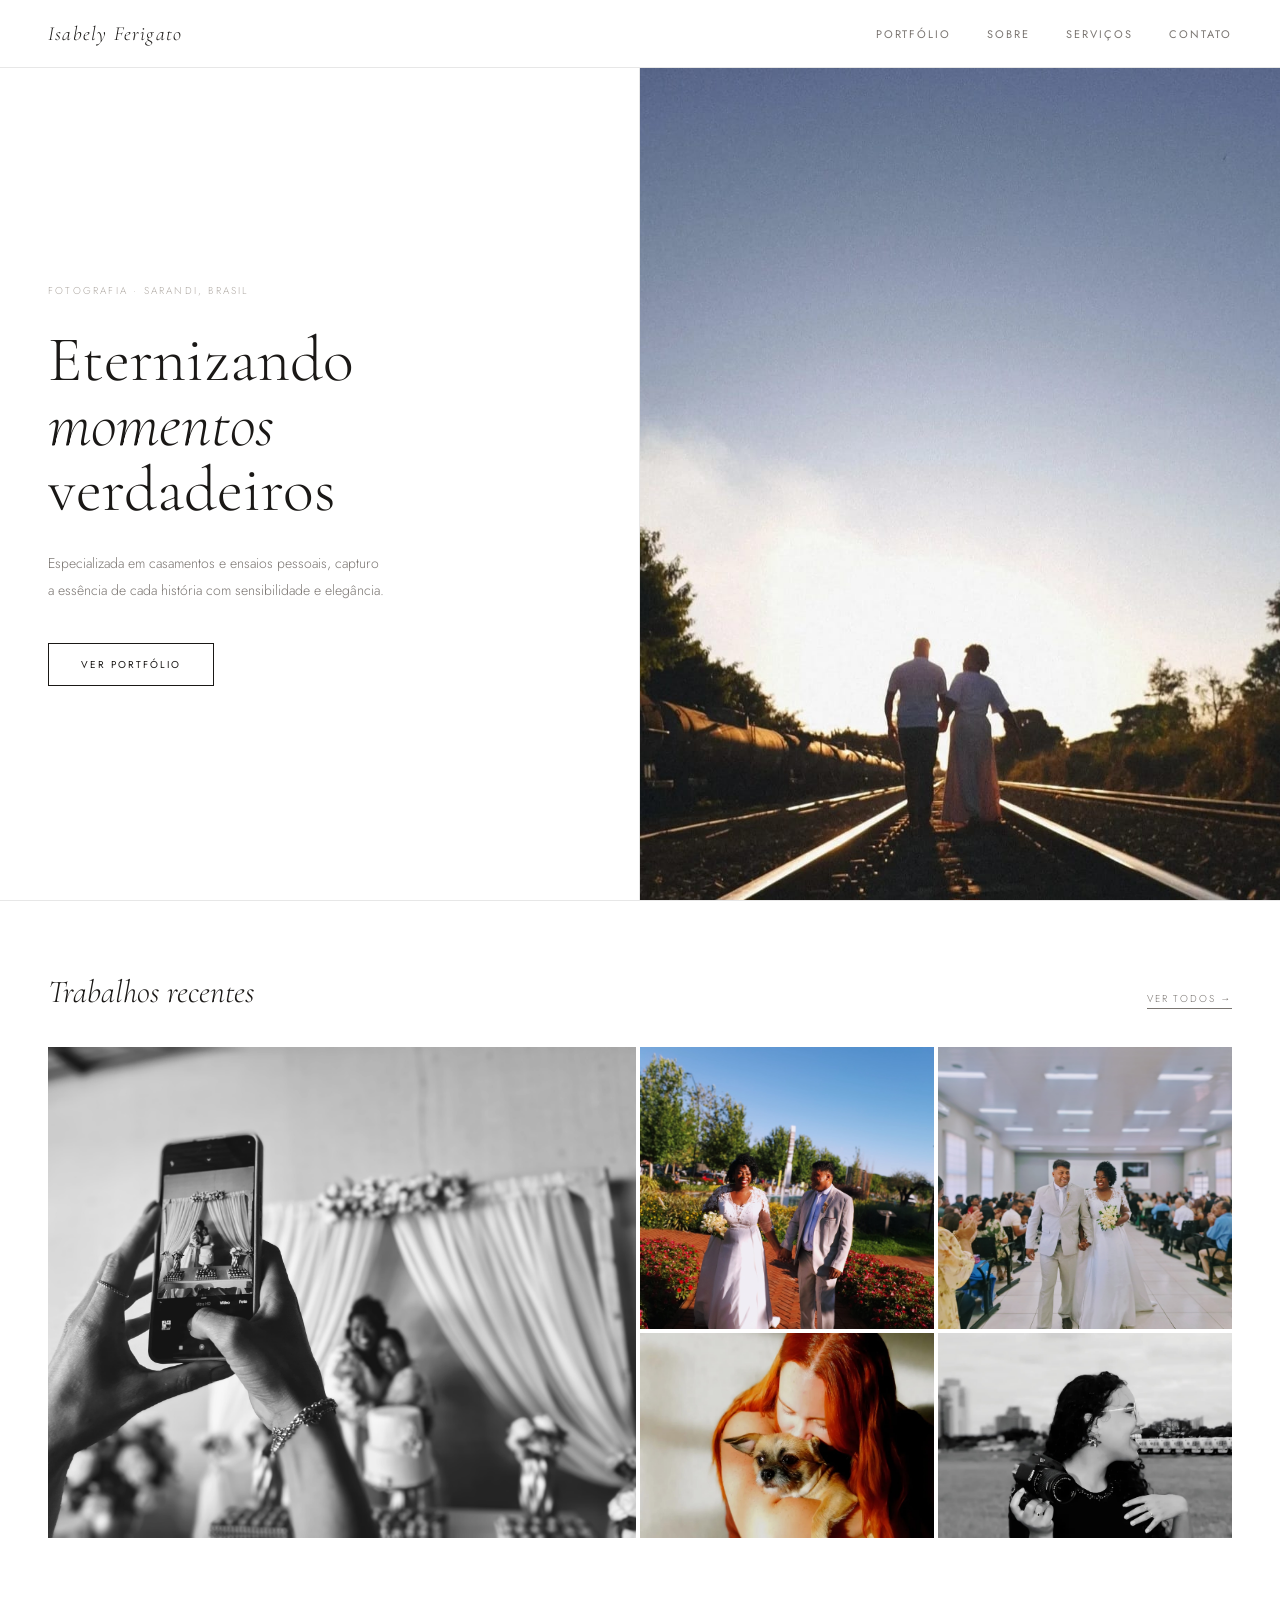
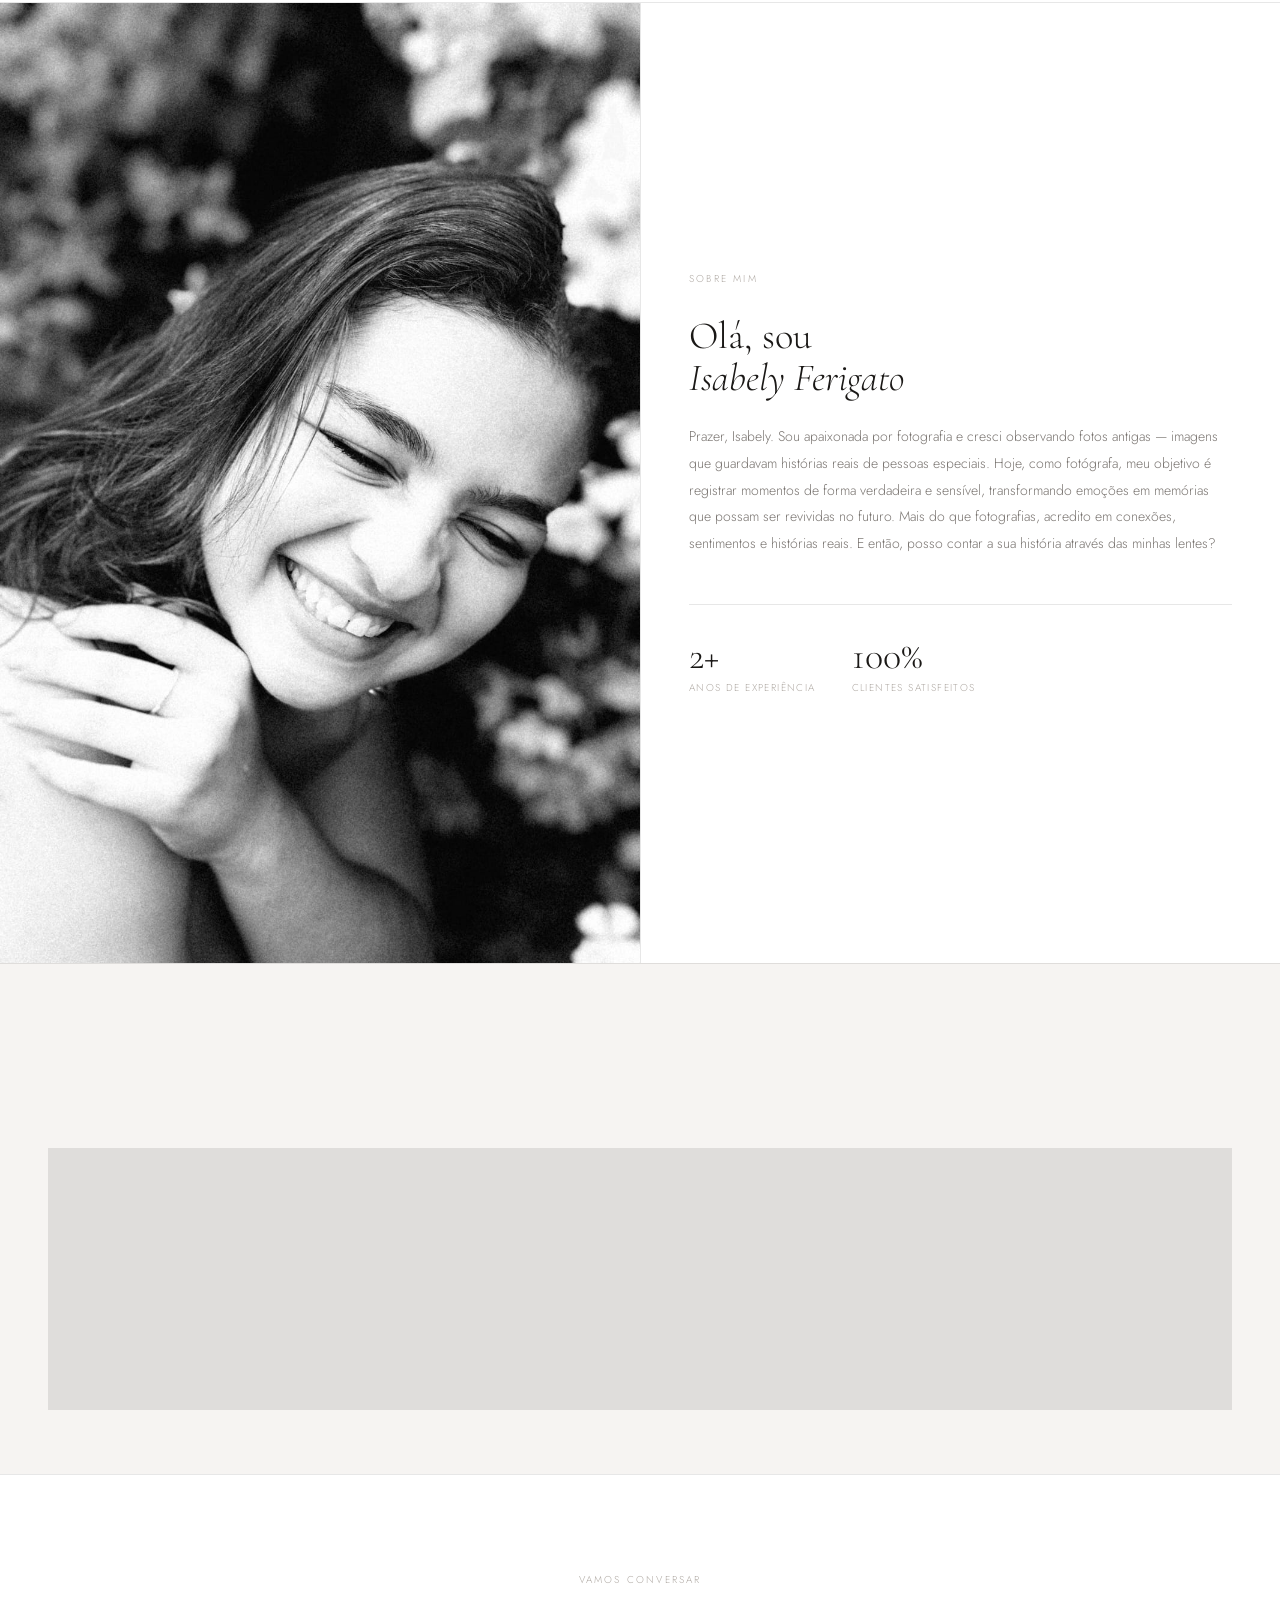
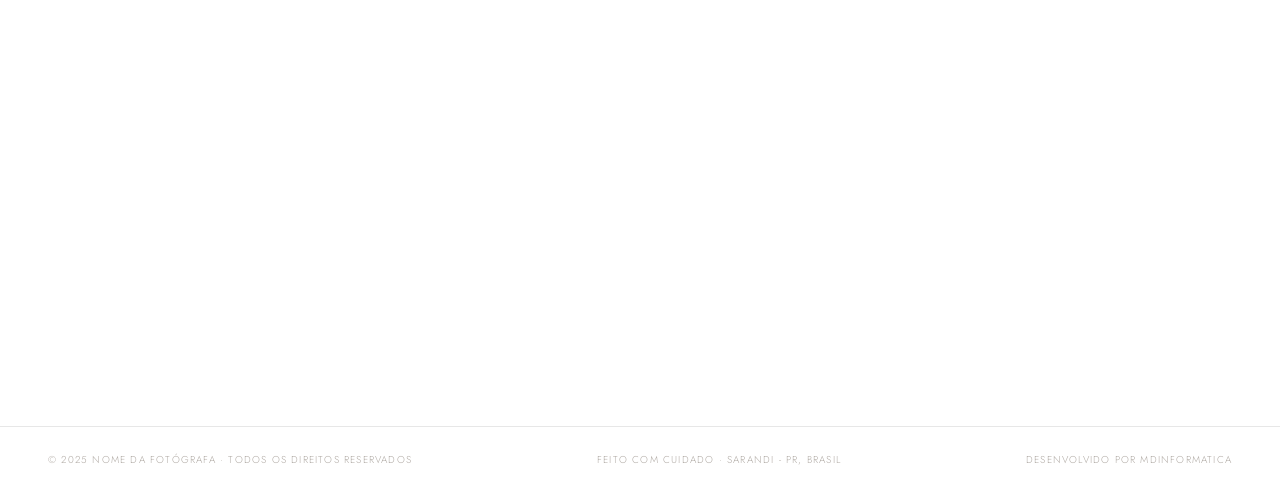
<file: index.html>
<!doctype html>
<html lang="pt">
  <head>
    <meta charset="utf-8" />
    <meta
      name="viewport"
      content="width=device-width, initial-scale=1, minimum-scale=1"
    />
    <meta
      name="description"
      content="fotógrafa de casamentos e ensaios em Sarandi - PR"
    />
    <title>Isabely Ferigato</title>
    <link rel="stylesheet" href="style.css" />
  </head>
  <body>
    <!-- ========== NAVEGAÇÃO ========== -->
    <nav>
      <a href="#" class="nav-logo">Isabely Ferigato</a>

      <button class="nav-toggle" aria-label="abrir menu">
        <span></span><span></span><span></span>
      </button>

      <ul class="nav-links">
        <li><a href="#galeria">Portfólio</a></li>
        <li><a href="#sobre">Sobre</a></li>
        <li><a href="#servicos">Serviços</a></li>
        <li><a href="#contato">Contato</a></li>
      </ul>
    </nav>

    <!-- ========== HERO ========== -->
    <section id="hero">
      <div class="hero-left reveal">
        <span class="eyebrow">Fotografia · Sarandi, Brasil</span>
        <h1 class="hero-title">
          Eternizando<br /><em>momentos</em><br />verdadeiros
        </h1>
        <p class="hero-desc">
          Especializada em casamentos e ensaios pessoais, capturo a essência de
          cada história com sensibilidade e elegância.
        </p>
        <a href="#galeria" class="btn-primary">Ver Portfólio</a>
      </div>

      <div class="hero-right">
        <!--
        COMO USAR:
        Substitua o .placeholder pela sua foto principal:
        <img src="sua-foto.jpg" alt="descrição" />
      -->
        <img src="img/casamento6.jpeg" alt="Foto destaque principal" />
      </div>
    </section>

    <!-- ========== GALERIA ========== -->
    <section id="galeria">
      <div class="section-head reveal">
        <h2>Trabalhos recentes</h2>
        <a href="galeria.html">Ver todos →</a>
      </div>

      <div class="gallery-grid">
        <!--
        COMO USAR:
        Dentro de cada .g-item, substitua o .placeholder por:
        <img src="foto.jpg" alt="descrição" />
      -->
        <div class="g-item reveal">
          <img src="img/casamento.jpeg" alt="Foto 1" />
        </div>
        <div class="g-item reveal">
          <img src="img/casamento1.jpeg" alt="Foto 2" />
        </div>
        <div class="g-item reveal">
          <img src="img/casamento2.jpeg" alt="Foto 3" />
        </div>
        <div class="g-item reveal">
          <img src="img/retrato1.jpeg" alt="Foto 4" />
        </div>
        <div class="g-item reveal">
          <img src="img/retrato2.jpeg" alt="Foto 5" />
        </div>
      </div>
    </section>

    <!-- ========== SOBRE ========== -->
    <section id="sobre">
      <div class="sobre-img">
        <!--
        Substitua por:
        <img src="foto-sua.jpg" alt="nome da fotógrafa" />
      -->
        <img src="img/myfoto.jpeg" alt="Foto da fotógrafa" />
      </div>

      <div class="sobre-texto reveal">
        <span class="eyebrow">Sobre mim</span>
        <h2>Olá, sou<br /><em>Isabely Ferigato</em></h2>
        <p>
          Prazer, Isabely. Sou apaixonada por fotografia e cresci observando
          fotos antigas — imagens que guardavam histórias reais de pessoas
          especiais. Hoje, como fotógrafa, meu objetivo é registrar momentos de
          forma verdadeira e sensível, transformando emoções em memórias que
          possam ser revividas no futuro. Mais do que fotografias, acredito em
          conexões, sentimentos e histórias reais. E então, posso contar a sua
          história através das minhas lentes?
        </p>
        <div class="sobre-stats">
          <div>
            <span class="stat-num">2+</span>
            <span class="stat-label">Anos de experiência</span>
          </div>
          <div>
            <span class="stat-num">100%</span>
            <span class="stat-label">Clientes satisfeitos</span>
          </div>
        </div>
      </div>
    </section>

    <!-- ========== SERVIÇOS ========== -->
    <section id="servicos">
      <span class="eyebrow reveal">O que ofereço</span>
      <h2 class="reveal">Serviços</h2>

      <div class="servicos-grid">
        <div class="servico-card reveal">
          <svg class="servico-icon" viewBox="0 0 24 24" aria-hidden="true">
            <path
              d="M12 21.593c-5.63-5.539-11-10.297-11-14.402 0-3.791 3.068-5.191 5.281-5.191 1.312 0 4.151.501 5.719 4.457 1.59-3.968 4.464-4.447 5.726-4.447 2.54 0 5.274 1.621 5.274 5.181 0 4.069-5.136 8.625-11 14.402z"
            />
          </svg>
          <h3>Casamentos</h3>
          <p>
            Cobertura completa do seu dia especial, do making of à festa, com
            todo o cuidado e emoção que o momento merece.
          </p>
        </div>
        <div class="servico-card reveal">
          <svg class="servico-icon" viewBox="0 0 24 24" aria-hidden="true">
            <circle cx="12" cy="8" r="4" />
            <path d="M4 20c0-4 3.6-7 8-7s8 3 8 7" />
          </svg>
          <h3>Ensaios pessoais</h3>
          <p>
            Sessões para casais e individuais em locações únicas.
            Momentos espontâneos e cheios de vida.
          </p>
        </div>
        <div class="servico-card reveal">
          <svg class="servico-icon" viewBox="0 0 24 24" aria-hidden="true">
            <circle cx="12" cy="12" r="10" />
            <path d="M8 14s1.5 2 4 2 4-2 4-2" />
            <line x1="9" y1="9" x2="9.01" y2="9" />
            <line x1="15" y1="9" x2="15.01" y2="9" />
          </svg>
          <h3>Ensaios de Família</h3>
          <p>
            Fotografia documental e natural em família. Capturando quem realmente são, no
            seu ambiente e do seu jeito.
          </p>
        </div>
      </div>
    </section>

    <!-- ========== CONTATO ========== -->
    <section id="contato">
      <div class="contato-inner">
        <span class="eyebrow">Vamos conversar</span>
        <h2 class="reveal">Sua história<br /><em>me inspira</em></h2>
        <p class="reveal">
          Disponibilidade limitada — agende com antecedência. Me conte um pouco
          sobre o que você tem em mente.
        </p>
        <a
          href="https://wa.me/5544991222118?text=Ol%C3%A1%2C%20gostaria%20de%20realizar%20um%20or%C3%A7amento!"
          target="_blank"
          rel="noopener noreferrer"
          class="btn-primary reveal"
          >Solicitar Orçamento</a
        >
        <a href="mailto:porisabelyferigato@email.com" class="contato-email reveal"
          >porisabelyferigato@email.com.br</a
        >
        <div class="socials reveal">
          <a
            href="https://instagram.com/porisabelyferigato"
            target="_blank"
            rel="noopener noreferrer"
            >Instagram</a
          >
          <a
            href="https://wa.me/5544991222118"
            target="_blank"
            rel="noopener noreferrer"
            >WhatsApp</a
          >
        </div>
      </div>
    </section>

    <!-- ========== FOOTER ========== -->
    <footer>
      <p>© 2025 Nome da Fotógrafa · Todos os direitos reservados</p>
      <p>Feito com cuidado · Sarandi - PR, Brasil</p>
      <p>Desenvolvido por MDinformatica</p>
    </footer>

    <!-- ========== LIGHTBOX ========== -->
    <div
      id="lightbox"
      role="dialog"
      aria-modal="true"
      aria-label="visualizar foto"
    >
      <button id="lightbox-close" aria-label="fechar">×</button>
      <div id="lightbox-inner">
        <div
          style="
            background: #f0eeec;
            aspect-ratio: 3/4;
            display: flex;
            align-items: center;
            justify-content: center;
          "
        >
          <p
            style="
              font-family: &quot;Cormorant Garamond&quot;, serif;
              font-style: italic;
              color: #b0aaa4;
              font-size: 15px;
            "
          >
            foto ampliada aparece aqui
          </p>
        </div>
        <p>Título do ensaio ou casamento</p>
      </div>
    </div>

    <script src="script.js"></script>
  </body>
</html>
</file>
<file: style.css>
/* ============================================
   MODELO ELEGANTE — style.css
   Fotógrafa · editorial minimalista
   ============================================ */

@import url('https://fonts.googleapis.com/css2?family=Cormorant+Garamond:ital,wght@0,300;0,400;1,300;1,400&family=Jost:wght@300;400&display=swap');

/* --- RESET & BASE --- */
*, *::before, *::after { margin: 0; padding: 0; box-sizing: border-box; }

:root {
  --bg:         #ffffff;
  --bg-soft:    #f6f4f2;
  --text:       #1a1816;
  --text-mid:   #7a7571;
  --text-light: #b0aaa4;
  --border:     rgba(26,24,22,0.1);
  --serif:      'Cormorant Garamond', Georgia, serif;
  --sans:       'Jost', sans-serif;
}

html { scroll-behavior: smooth; }

body {
  background: var(--bg);
  color: var(--text);
  font-family: var(--sans);
  font-weight: 300;
  font-size: 15px;
  line-height: 1.7;
  -webkit-font-smoothing: antialiased;
}

a { color: inherit; text-decoration: none; }
img { display: block; width: 100%; height: 100%; object-fit: cover; }

/* --- REVEAL --- */
.reveal {
  opacity: 0;
  transform: translateY(24px);
  transition: opacity 0.7s ease, transform 0.7s ease;
}
.reveal.visible { opacity: 1; transform: translateY(0); }

/* --- NAV --- */
nav {
  position: sticky; top: 0;
  z-index: 100;
  background: var(--bg);
  display: flex;
  justify-content: space-between;
  align-items: center;
  padding: 0 48px;
  height: 68px;
  border-bottom: 0.5px solid var(--border);
  transition: box-shadow 0.3s;
}
nav.scrolled { box-shadow: 0 2px 24px rgba(0,0,0,0.05); }

.nav-logo {
  font-family: var(--serif);
  font-size: 20px;
  font-weight: 300;
  font-style: italic;
  letter-spacing: 0.06em;
}

.nav-links {
  display: flex;
  gap: 36px;
  list-style: none;
}
.nav-links a {
  font-size: 11px;
  font-weight: 400;
  letter-spacing: 0.18em;
  text-transform: uppercase;
  color: var(--text-mid);
  transition: color 0.2s;
  position: relative;
  padding-bottom: 2px;
}
.nav-links a::after {
  content: '';
  position: absolute;
  bottom: 0; left: 0;
  width: 0; height: 0.5px;
  background: var(--text);
  transition: width 0.25s;
}
.nav-links a:hover { color: var(--text); }
.nav-links a:hover::after { width: 100%; }

.nav-toggle {
  display: none;
  flex-direction: column;
  justify-content: center;
  gap: 5px;
  cursor: pointer;
  background: none;
  border: none;
  padding: 12px 8px;
  min-height: 44px;
  min-width: 44px;
}
.nav-toggle span { display: block; width: 22px; height: 0.5px; background: var(--text); }

/* --- HERO --- */
#hero {
  display: grid;
  grid-template-columns: 1fr 1fr;
  min-height: calc(100vh - 68px);
}

.hero-left {
  display: flex;
  flex-direction: column;
  justify-content: center;
  padding: 60px 48px;
  border-right: 0.5px solid var(--border);
}

.eyebrow {
  font-size: 10px;
  letter-spacing: 0.22em;
  text-transform: uppercase;
  color: var(--text-light);
  margin-bottom: 28px;
  display: block;
}

.hero-title {
  font-family: var(--serif);
  font-size: clamp(48px, 5vw, 72px);
  font-weight: 300;
  line-height: 1.02;
  margin-bottom: 28px;
}
.hero-title em { font-style: italic; }

.hero-desc {
  font-size: 14px;
  color: var(--text-mid);
  max-width: 340px;
  line-height: 1.9;
  margin-bottom: 40px;
}

.btn-primary {
  display: inline-block;
  padding: 12px 32px;
  border: 0.5px solid var(--text);
  font-size: 10px;
  font-weight: 400;
  letter-spacing: 0.2em;
  text-transform: uppercase;
  color: var(--text);
  background: transparent;
  cursor: pointer;
  font-family: var(--sans);
  transition: background 0.25s, color 0.25s;
  align-self: flex-start;
}
.btn-primary:hover { background: var(--text); color: var(--bg); }

.hero-right {
  background: var(--bg-soft);
  position: relative;
  overflow: hidden;
}
.hero-right .placeholder {
  position: absolute; inset: 0;
  display: flex; flex-direction: column;
  align-items: center; justify-content: center; gap: 12px;
}
.hero-right .placeholder svg {
  width: 48px; height: 48px;
  stroke: var(--text-light); fill: none; stroke-width: 0.8;
}
.hero-right .placeholder p {
  font-size: 10px; letter-spacing: 0.18em;
  text-transform: uppercase; color: var(--text-light);
}

/* --- GALERIA --- */
#galeria {
  padding: 64px 48px;
  border-top: 0.5px solid var(--border);
}

.section-head {
  display: flex;
  justify-content: space-between;
  align-items: baseline;
  margin-bottom: 28px;
}
.section-head h2 {
  font-family: var(--serif);
  font-size: 32px;
  font-weight: 300;
  font-style: italic;
}
.section-head a {
  font-size: 10px;
  letter-spacing: 0.18em;
  text-transform: uppercase;
  color: var(--text-mid);
  border-bottom: 0.5px solid var(--text-mid);
  padding-bottom: 1px;
  transition: color 0.2s, border-color 0.2s;
}
.section-head a:hover { color: var(--text); border-color: var(--text); }

.gallery-grid {
  display: grid;
  grid-template-columns: 2fr 1fr 1fr;
  grid-template-rows: clamp(200px, 22vw, 320px) clamp(140px, 16vw, 240px);
  gap: 4px;
}

.g-item {
  background: var(--bg-soft);
  overflow: hidden;
  cursor: pointer;
  position: relative;
}
.g-item:first-child { grid-row: 1 / 3; }

.g-item .placeholder {
  position: absolute; inset: 0;
  display: flex; flex-direction: column;
  align-items: center; justify-content: center; gap: 8px;
}
.g-item .placeholder svg {
  width: 24px; height: 24px;
  stroke: var(--text-light); fill: none; stroke-width: 0.8;
}
.g-item .placeholder span {
  font-size: 9px; letter-spacing: 0.18em;
  text-transform: uppercase; color: var(--text-light);
}

.g-item::after {
  content: '';
  position: absolute; inset: 0;
  background: rgba(26,24,22,0);
  transition: background 0.35s;
}
.g-item:hover::after { background: rgba(26,24,22,0.08); }

/* --- SOBRE --- */
#sobre {
  display: grid;
  grid-template-columns: 1fr 1fr;
  border-top: 0.5px solid var(--border);
}

.sobre-img {
  background: var(--bg-soft);
  min-height: 460px;
  position: relative;
  overflow: hidden;
}
.sobre-img .placeholder {
  position: absolute; inset: 0;
  display: flex; flex-direction: column;
  align-items: center; justify-content: center; gap: 12px;
}
.sobre-img .placeholder svg {
  width: 36px; height: 36px;
  stroke: var(--text-light); fill: none; stroke-width: 0.8;
}
.sobre-img .placeholder span {
  font-size: 9px; letter-spacing: 0.18em;
  text-transform: uppercase; color: var(--text-light);
}

.sobre-texto {
  padding: 64px 48px;
  border-left: 0.5px solid var(--border);
  display: flex;
  flex-direction: column;
  justify-content: center;
}
.sobre-texto h2 {
  font-family: var(--serif);
  font-size: clamp(32px, 3vw, 44px);
  font-weight: 300;
  line-height: 1.1;
  margin-bottom: 24px;
}
.sobre-texto p {
  font-size: 14px;
  color: var(--text-mid);
  line-height: 1.9;
  margin-bottom: 16px;
}
.sobre-stats {
  display: flex;
  flex-wrap: wrap;
  gap: 36px;
  margin-top: 32px;
  padding-top: 32px;
  border-top: 0.5px solid var(--border);
}
.stat-num {
  font-family: var(--serif);
  font-size: 38px;
  font-weight: 300;
  display: block;
  line-height: 1;
}
.stat-label {
  font-size: 10px;
  letter-spacing: 0.14em;
  text-transform: uppercase;
  color: var(--text-light);
  display: block;
  margin-top: 4px;
}

/* --- SERVIÇOS --- */
#servicos {
  padding: 64px 48px;
  border-top: 0.5px solid var(--border);
  background: var(--bg-soft);
}
#servicos > .eyebrow { margin-bottom: 8px; }
#servicos > h2 {
  font-family: var(--serif);
  font-size: 32px;
  font-weight: 300;
  font-style: italic;
  margin-bottom: 40px;
}

.servicos-grid {
  display: grid;
  grid-template-columns: repeat(3, 1fr);
  gap: 0.5px;
  background: var(--border);
}
.servico-card {
  background: var(--bg-soft);
  padding: 40px 32px;
}
.servico-icon {
  width: 32px; height: 32px;
  stroke: var(--text-light); fill: none; stroke-width: 0.8;
  margin-bottom: 20px;
}
.servico-card h3 {
  font-family: var(--serif);
  font-size: 22px;
  font-weight: 300;
  font-style: italic;
  margin-bottom: 12px;
}
.servico-card p {
  font-size: 13px;
  color: var(--text-mid);
  line-height: 1.85;
}

/* --- CONTATO --- */
#contato {
  padding: 96px 48px;
  border-top: 0.5px solid var(--border);
  text-align: center;
}
.contato-inner {
  max-width: 600px;
  margin: 0 auto;
}
#contato .eyebrow { margin-bottom: 16px; display: block; }
#contato h2 {
  font-family: var(--serif);
  font-size: clamp(36px, 4.5vw, 56px);
  font-weight: 300;
  font-style: italic;
  line-height: 1.05;
  margin-bottom: 20px;
}
#contato > p {
  font-size: 14px;
  color: var(--text-mid);
  margin-bottom: 40px;
  line-height: 1.8;
}
#contato .btn-primary { align-self: center; display: inline-block; }

.contato-email {
  display: block;
  margin-top: 24px;
  font-family: var(--serif);
  font-size: 17px;
  font-style: italic;
  color: var(--text-mid);
  transition: color 0.2s;
}
.contato-email:hover { color: var(--text); }

.socials {
  display: flex;
  justify-content: center;
  gap: 28px;
  margin-top: 24px;
}
.socials a {
  font-size: 10px;
  letter-spacing: 0.18em;
  text-transform: uppercase;
  color: var(--text-light);
  border-bottom: 0.5px solid transparent;
  transition: color 0.2s, border-color 0.2s;
}
.socials a:hover { color: var(--text); border-color: var(--text); }

/* --- FOOTER --- */
footer {
  padding: 24px 48px;
  border-top: 0.5px solid var(--border);
  display: flex;
  justify-content: space-between;
  align-items: center;
  flex-wrap: wrap;
  gap: 8px;
}
footer p {
  font-size: 10px;
  letter-spacing: 0.12em;
  text-transform: uppercase;
  color: var(--text-light);
}

/* --- LIGHTBOX --- */
#lightbox {
  display: none;
  position: fixed; inset: 0;
  background: rgba(255,255,255,0.96);
  z-index: 999;
  align-items: center;
  justify-content: center;
}
#lightbox.open { display: flex; }
#lightbox-inner {
  max-width: 560px;
  width: 90%;
  text-align: center;
}
#lightbox-inner p {
  margin-top: 16px;
  font-family: var(--serif);
  font-style: italic;
  font-size: 15px;
  color: var(--text-mid);
}
#lightbox-close {
  position: absolute; top: 24px; right: 40px;
  font-size: 28px; cursor: pointer;
  background: none; border: none;
  color: var(--text-light); line-height: 1;
  font-weight: 300;
}
#lightbox-close:hover { color: var(--text); }

/* --- TABLET --- */
@media (max-width: 960px) {
  .servicos-grid { grid-template-columns: repeat(2, 1fr); }
}

/* --- MOBILE --- */
@media (max-width: 768px) {
  nav { padding: 0 20px; }
  .nav-links { display: none; flex-direction: column; position: absolute; top: 68px; left: 0; right: 0; background: var(--bg); padding: 24px 20px; border-bottom: 0.5px solid var(--border); gap: 20px; }
  .nav-links.open { display: flex; }
  .nav-toggle { display: flex; }

  #hero { grid-template-columns: 1fr; }
  .hero-left { padding: 40px 20px; border-right: none; }
  .hero-right { min-height: 60vw; }
  .hero-right .placeholder { display: none; }

  #galeria, #servicos { padding: 40px 20px; }
  #sobre { grid-template-columns: 1fr; }
  .sobre-img { min-height: 56vw; }
  .sobre-texto { padding: 40px 20px; border-left: none; border-top: 0.5px solid var(--border); }

  .gallery-grid { grid-template-columns: repeat(2, 1fr); grid-template-rows: auto; }
  .g-item:first-child { grid-row: span 1; aspect-ratio: 3/4; }
  .g-item { aspect-ratio: 3/4; }

  .servicos-grid { grid-template-columns: 1fr; }
  #contato { padding: 60px 20px; }
  footer { padding: 20px; }
  .sobre-stats { gap: 24px; }
}
</file>
